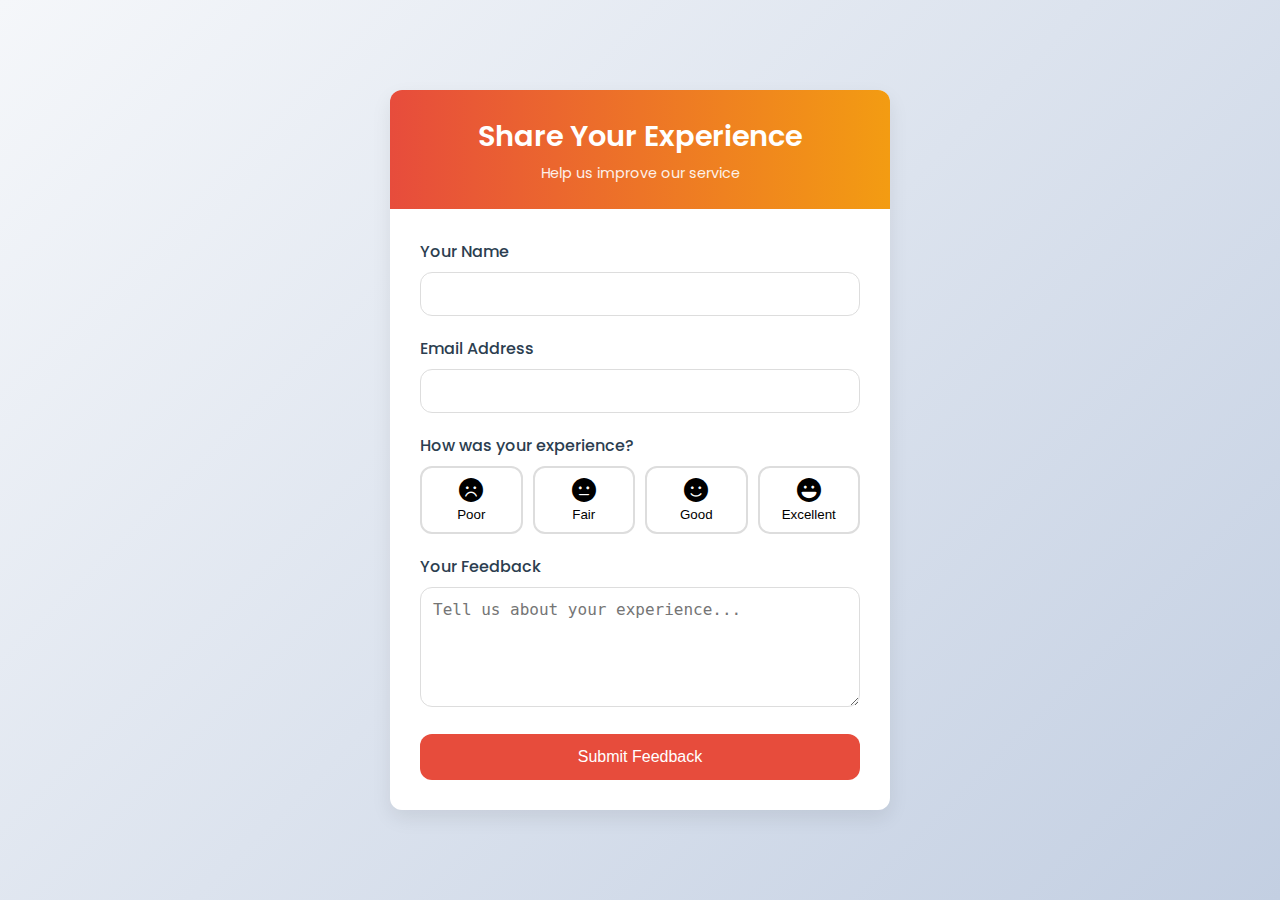
<file: feedback.html>
<!DOCTYPE html>
<html lang="en">
<head>
    <meta charset="UTF-8">
    <meta name="viewport" content="width=device-width, initial-scale=1.0">
    <title>Restaurant Feedback</title>
    <link href="https://fonts.googleapis.com/css2?family=Poppins:wght@300;400;500;600&display=swap" rel="stylesheet">
    <link rel="stylesheet" href="https://cdnjs.cloudflare.com/ajax/libs/font-awesome/6.0.0-beta3/css/all.min.css">
    <style>
        :root {
            --primary: #e74c3c;
            --primary-dark: #c0392b;
            --secondary: #f39c12;
            --success: #27ae60;
            --light: #f8f9fa;
            --dark: #2c3e50;
            --border-radius: 12px;
            --box-shadow: 0 8px 20px rgba(0, 0, 0, 0.08);
        }
        
        * {
            box-sizing: border-box;
            margin: 0;
            padding: 0;
        }
        
        body {
            font-family: 'Poppins', sans-serif;
            background: linear-gradient(135deg, #f5f7fa 0%, #c3cfe2 100%);
            display: flex;
            justify-content: center;
            align-items: center;
            min-height: 100vh;
            padding: 20px;
        }
        
        .feedback-container {
            width: 100%;
            max-width: 500px;
            background: white;
            border-radius: var(--border-radius);
            box-shadow: var(--box-shadow);
            overflow: hidden;
            position: relative;
        }
        
        .feedback-header {
            background: linear-gradient(to right, var(--primary), var(--secondary));
            color: white;
            padding: 25px;
            text-align: center;
            position: relative;
        }
        
        .feedback-header h1 {
            font-size: 1.8rem;
            font-weight: 600;
            margin-bottom: 5px;
        }
        
        .feedback-header p {
            font-size: 0.9rem;
            opacity: 0.9;
        }
        
        .feedback-body {
            padding: 30px;
        }
        
        .form-group {
            margin-bottom: 20px;
        }
        
        .form-group label {
            display: block;
            margin-bottom: 8px;
            font-weight: 500;
            color: var(--dark);
        }
        
        .form-control {
            width: 100%;
            padding: 12px;
            border: 1px solid #ddd;
            border-radius: var(--border-radius);
            font-size: 1rem;
            transition: border-color 0.3s ease;
        }
        
        .form-control:focus {
            outline: none;
            border-color: var(--primary);
        }
        
        textarea.form-control {
            min-height: 120px;
            resize: vertical;
        }
        
        .rating-group {
            display: flex;
            gap: 10px;
            margin-bottom: 20px;
        }
        
        .rating-btn {
            flex: 1;
            padding: 10px;
            border: 2px solid #ddd;
            border-radius: var(--border-radius);
            background: white;
            cursor: pointer;
            transition: all 0.3s ease;
            display: flex;
            flex-direction: column;
            align-items: center;
            gap: 5px;
        }
        
        .rating-btn:hover {
            border-color: var(--primary);
            color: var(--primary);
        }
        
        .rating-btn.active {
            background: var(--primary);
            color: white;
            border-color: var(--primary);
        }
        
        .rating-btn i {
            font-size: 1.5rem;
        }
        
        .submit-btn {
            width: 100%;
            padding: 14px;
            background: var(--primary);
            color: white;
            border: none;
            border-radius: var(--border-radius);
            font-size: 1rem;
            font-weight: 500;
            cursor: pointer;
            transition: all 0.3s ease;
        }
        
        .submit-btn:hover {
            background: var(--primary-dark);
            transform: translateY(-2px);
        }
        
        .thank-you-message {
            display: none;
            text-align: center;
            padding: 30px;
        }
        
        .thank-you-message i {
            font-size: 3rem;
            color: var(--success);
            margin-bottom: 20px;
        }
        
        .thank-you-message h2 {
            color: var(--success);
            margin-bottom: 10px;
        }
        
        @media (max-width: 480px) {
            .feedback-container {
                max-width: 100%;
            }
            
            .feedback-body {
                padding: 20px;
            }
        }
    </style>
</head>
<body>
    <div class="feedback-container">
        <div class="feedback-header">
            <h1>Share Your Experience</h1>
            <p>Help us improve our service</p>
        </div>
        
        <div class="feedback-body">
            <form id="feedback-form">
                <div class="form-group">
                    <label for="name">Your Name</label>
                    <input type="text" id="name" class="form-control" required>
                </div>
                
                <div class="form-group">
                    <label for="email">Email Address</label>
                    <input type="email" id="email" class="form-control" required>
                </div>
                
                <div class="form-group">
                    <label>How was your experience?</label>
                    <div class="rating-group">
                        <button type="button" class="rating-btn" data-rating="1">
                            <i class="fas fa-frown"></i>
                            <span>Poor</span>
                        </button>
                        <button type="button" class="rating-btn" data-rating="2">
                            <i class="fas fa-meh"></i>
                            <span>Fair</span>
                        </button>
                        <button type="button" class="rating-btn" data-rating="3">
                            <i class="fas fa-smile"></i>
                            <span>Good</span>
                        </button>
                        <button type="button" class="rating-btn" data-rating="4">
                            <i class="fas fa-laugh"></i>
                            <span>Excellent</span>
                        </button>
                    </div>
                </div>
                
                <div class="form-group">
                    <label for="feedback">Your Feedback</label>
                    <textarea id="feedback" class="form-control" placeholder="Tell us about your experience..." required></textarea>
                </div>
                
                <button type="submit" class="submit-btn">
                    Submit Feedback
                </button>
            </form>
            
            <div class="thank-you-message">
                <i class="fas fa-check-circle"></i>
                <h2>Thank You!</h2>
                <p>Your feedback has been submitted successfully.</p>
            </div>
        </div>
    </div>

    <script>
        document.addEventListener('DOMContentLoaded', function() {
            const form = document.getElementById('feedback-form');
            const ratingButtons = document.querySelectorAll('.rating-btn');
            const thankYouMessage = document.querySelector('.thank-you-message');
            
            let selectedRating = 0;
            
            ratingButtons.forEach(button => {
                button.addEventListener('click', function() {
                    ratingButtons.forEach(btn => btn.classList.remove('active'));
                    this.classList.add('active');
                    selectedRating = this.dataset.rating;
                });
            });
            
            form.addEventListener('submit', function(e) {
                e.preventDefault();
                
                // Here you would typically send the data to your server
                // For now, we'll just show the thank you message
                form.style.display = 'none';
                thankYouMessage.style.display = 'block';
                
                // Reset form after 3 seconds
                setTimeout(() => {
                    form.reset();
                    form.style.display = 'block';
                    thankYouMessage.style.display = 'none';
                    ratingButtons.forEach(btn => btn.classList.remove('active'));
                    selectedRating = 0;
                }, 3000);
            });
        });
    </script>
</body>
</html>
</file>
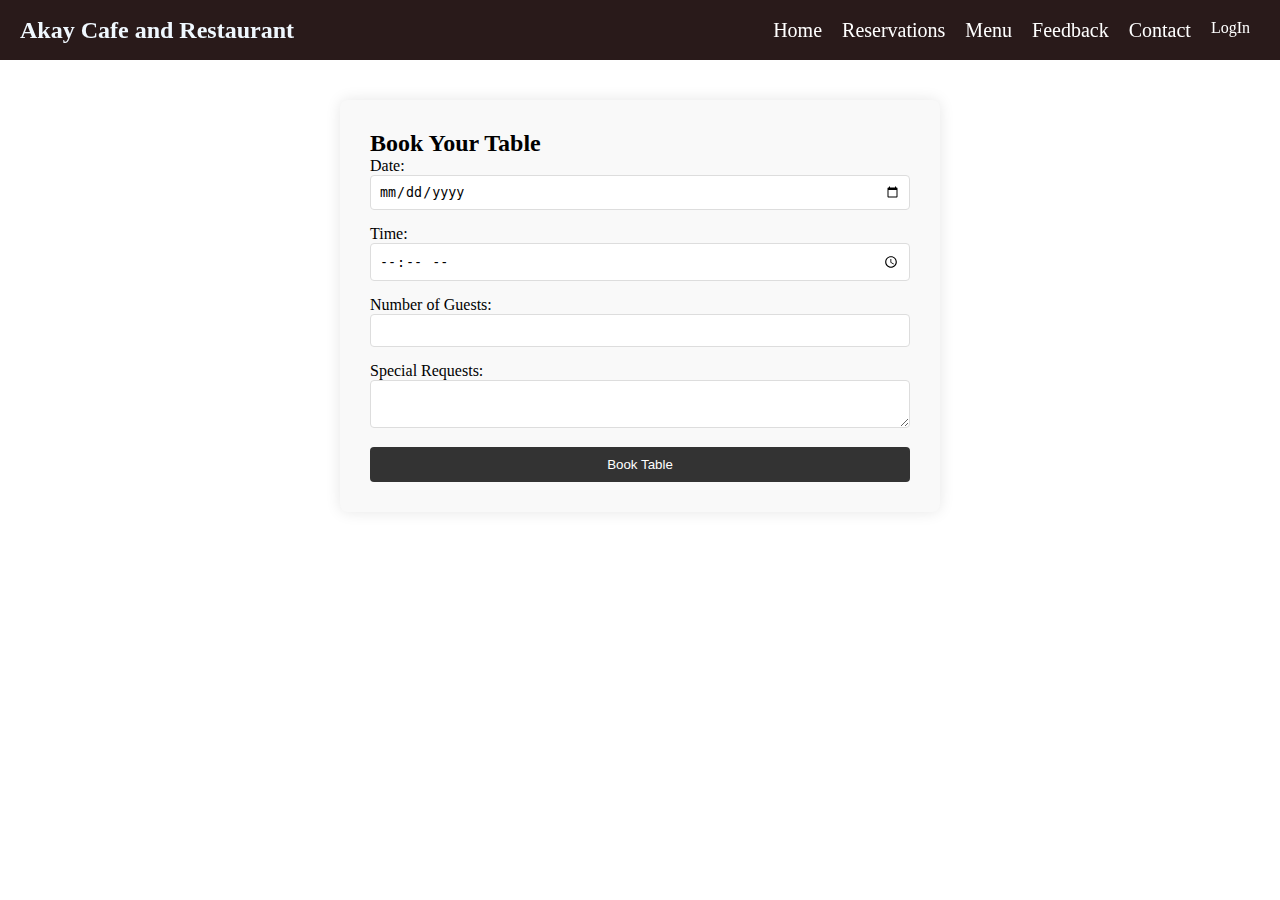
<file: reservation.html>
<!DOCTYPE html>
<html lang="en">
  <head>
    <meta charset="UTF-8" />
    <meta name="viewport" content="width=device-width, initial-scale=1.0" />
    <title>Book a Table - Akay Cafe and Restaurant</title>
    <style>
      /* Basic Reset */
      * {
        box-sizing: border-box;
        margin: 0;
        padding: 0;
      }

      body {
        padding-top: 40px; /* Match navbar height */
      }

      /* Header and Navigation Styles */
      header nav {
        width: 100%;
        background-color: rgba(19, 2, 2, 0.906);
        z-index: 20;
        height: 60px; /* Navbar height */
        position: fixed;
        top: 0;
        left: 0;
        display: flex;
        align-items: center;
        padding: 0 20px;
      }

      .logo-name {
        height: 30px; /* Logo height */
        line-height: 30px;
        color: aliceblue;
        text-decoration: none;
        font-size: 24px; /* Adjusted for better proportion */
      }

      .navigation-bar {
        margin-left: auto;
      }

      .navigation-bar ul {
        display: flex;
        list-style: none;
      }

      .navigation-bar ul li {
        margin: 0 10px;
      }

      .navigation-bar a {
        color: #fff;
        text-decoration: none;
        font-size: 16px;
      }

      /* Form Container */
      .reservation-form-container {
        max-width: 600px;
        margin: 60px auto;
        padding: 30px;
        background-color: #f9f9f9;
        border-radius: 8px;
        box-shadow: 0 0 15px rgba(0, 0, 0, 0.1);
      }

      /* Form Elements */
      .reservation-form-container input,
      .reservation-form-container textarea {
        width: 100%;
        padding: 8px;
        margin-bottom: 15px;
        border: 1px solid #ddd;
        border-radius: 4px;
      }

      .reservation-form-container button {
        width: 100%;
        padding: 10px;
        background-color: #333;
        color: white;
        border: none;
        border-radius: 4px;
        cursor: pointer;
      }

      .status-message {
        margin-top: 15px;
        padding: 10px;
        border-radius: 4px;
        display: none;
      }

      .status-message.success {
        background-color: #d4edda;
        color: #155724;
      }

      .status-message.error {
        background-color: #f8d7da;
        color: #721c24;
      }
    </style>
  </head>
  <body>
    <!-- Your header with navigation -->
    <header>
      <nav>
        <div class="logo">
          <h2 class="logo-name">Akay Cafe and Restaurant</h2>
        </div>
        <div class="navigation-bar">
          <ul>
            <li class="active">
              <a href="main.html" style="font-size: 20px"
                >Home<span class="underline"></span
              ></a>
            </li>
            <li>
              <a href="#" style="font-size: 20px"
                >Reservations<span class="underline"></span
              ></a>
            </li>
            <li>
              <a href="menu.html" style="font-size: 20px"
                >Menu<span class="underline"></span
              ></a>
            </li>
            <li>
              <a href="feedback.html" style="font-size: 20px"
                >Feedback<span class="underline"></span
              ></a>
            </li>
            <li>
              <a href="contact.html" style="font-size: 20px"
                >Contact<span class="underline"></span
              ></a>
            </li>

            <li id="login-link"><a href="login.html">LogIn</a></li>
            <li id="logout-link" style="display: none">
              <a href="#">Logout</a>
            </li>
          </ul>
        </div>
      </nav>
    </header>

    <!-- Your reservation form container -->
    <div class="reservation-form-container">
      <h2>Book Your Table</h2>
      <form id="reservationForm">
        <label for="date">Date:</label>
        <input type="date" id="date" name="date" required />

        <label for="time">Time:</label>
        <input type="time" id="time" name="time" required />

        <label for="guests">Number of Guests:</label>
        <input type="number" id="guests" name="guests" min="1" required />

        <label for="requests">Special Requests:</label>
        <textarea id="requests" name="requests"></textarea>

        <button type="submit">Book Table</button>
      </form>
      <div id="statusMessage" class="status-message"></div>
    </div>

    <!-- Your scripts -->
    <script src="maain.js"></script>
    <script>
      // Function to check if user is logged in
      function checkAuthStatus() {
        fetch("check_auth.php")
          .then((response) => response.json())
          .then((data) => {
            const loginLink = document.getElementById("login-link");
            const logoutLink = document.getElementById("logout-link");

            if (data.authenticated) {
              // User is logged in - show logout link, hide login link
              loginLink.style.display = "none";
              logoutLink.style.display = "block";
              // Add a greeting with the user's name
              if (data.user_name) {
                logoutLink.querySelector("a").innerHTML =
                  "Logout (" + data.user_name + ")";

                // User data will be sent from session
              }
            } else {
              // User is not logged in - show login link, hide logout link
              loginLink.style.display = "block";
              logoutLink.style.display = "none";
            }
          })
          .catch((error) => {
            console.error("Error checking authentication status:", error);
          });
      }

      // Ensure the tables are set up when the page loads
      function setupTables() {
        return fetch("admin/setup_tables.php")
          .then((response) => {
            if (!response.ok) {
              throw new Error(
                "Server returned " + response.status + " " + response.statusText
              );
            }
            return response.text(); // Get response as text first
          })
          .then((text) => {
            try {
              // Try to parse as JSON
              const data = JSON.parse(text);
              console.log("Tables setup:", data.message);
              return data;
            } catch (e) {
              // If parsing fails, log the actual response
              console.error("Failed to parse JSON response:", text);
              throw new Error("Invalid JSON response from server");
            }
          })
          .catch((error) => {
            console.error("Error setting up tables:", error);
            // Return a default response to continue execution
            return {
              status: "error",
              message: "Error setting up tables: " + error.message,
            };
          });
      }

      // Add event listener to logout link
      document.addEventListener("DOMContentLoaded", function () {
        checkAuthStatus();
        setupTables(); // Run the table setup when the page loads

        // Set today's date as the minimum date for the date input
        const today = new Date().toISOString().split("T")[0];
        document.getElementById("date").min = today;

        // Add event listener to logout link
        const logoutLink = document.getElementById("logout-link");
        if (logoutLink) {
          logoutLink.addEventListener("click", function (e) {
            e.preventDefault();
            window.location.href = "logout.php";
          });
        }
      });

      // Add specific JS for reservation form submission
      const reservationForm = document.getElementById("reservationForm");
      if (reservationForm) {
        reservationForm.addEventListener("submit", function (event) {
          event.preventDefault(); // Prevent default form submission

          // First check if user is logged in
          fetch("check_auth.php")
            .then((response) => response.json())
            .then((data) => {
              if (!data.authenticated) {
                alert(
                  "You must be logged in to make a reservation. Redirecting to login page..."
                );
                window.location.href = "login.html";
                return;
              }

              // Ensure tables are set up before submitting the reservation
              setupTables().then(() => {
                // If user is authenticated and tables are set up, proceed with form submission
                // User name and email will be handled in backend from session
                const formData = new FormData(reservationForm);
                const statusMessage = document.getElementById("statusMessage");

                // Use an absolute path to ensure the file is found
                fetch("book_table.php", {
                  method: "POST",
                  body: formData,
                })
                  .then((response) => {
                    console.log("Response status:", response.status);
                    console.log("Response headers:", response.headers);
                    return response.text().then((text) => {
                      console.log("Raw response:", text);
                      try {
                        return JSON.parse(text);
                      } catch (e) {
                        console.error("Error parsing JSON:", e);
                        throw new Error("Invalid JSON response");
                      }
                    });
                  })
                  .then((data) => {
                    statusMessage.style.display = "block"; // Show status message
                    statusMessage.textContent = data.message;
                    if (data.status === "success") {
                      statusMessage.className = "status-message success";
                      reservationForm.reset(); // Clear the form on success

                      // Set today's date as the minimum date for the date input again after form reset
                      const today = new Date().toISOString().split("T")[0];
                      document.getElementById("date").min = today;
                    } else {
                      statusMessage.className = "status-message error";
                    }
                  })
                  .catch((error) => {
                    console.error("Error submitting reservation:", error);
                    statusMessage.style.display = "block";
                    statusMessage.className = "status-message error";
                    statusMessage.textContent =
                      "An error occurred. Please try again later.";
                  });
              });
            })
            .catch((error) => {
              console.error("Error checking authentication:", error);
              const statusMessage = document.getElementById("statusMessage");
              statusMessage.style.display = "block";
              statusMessage.className = "status-message error";
              statusMessage.textContent =
                "Error checking authentication. Please try again.";
            });
        });
      }
    </script>
  </body>
</html>
</file>
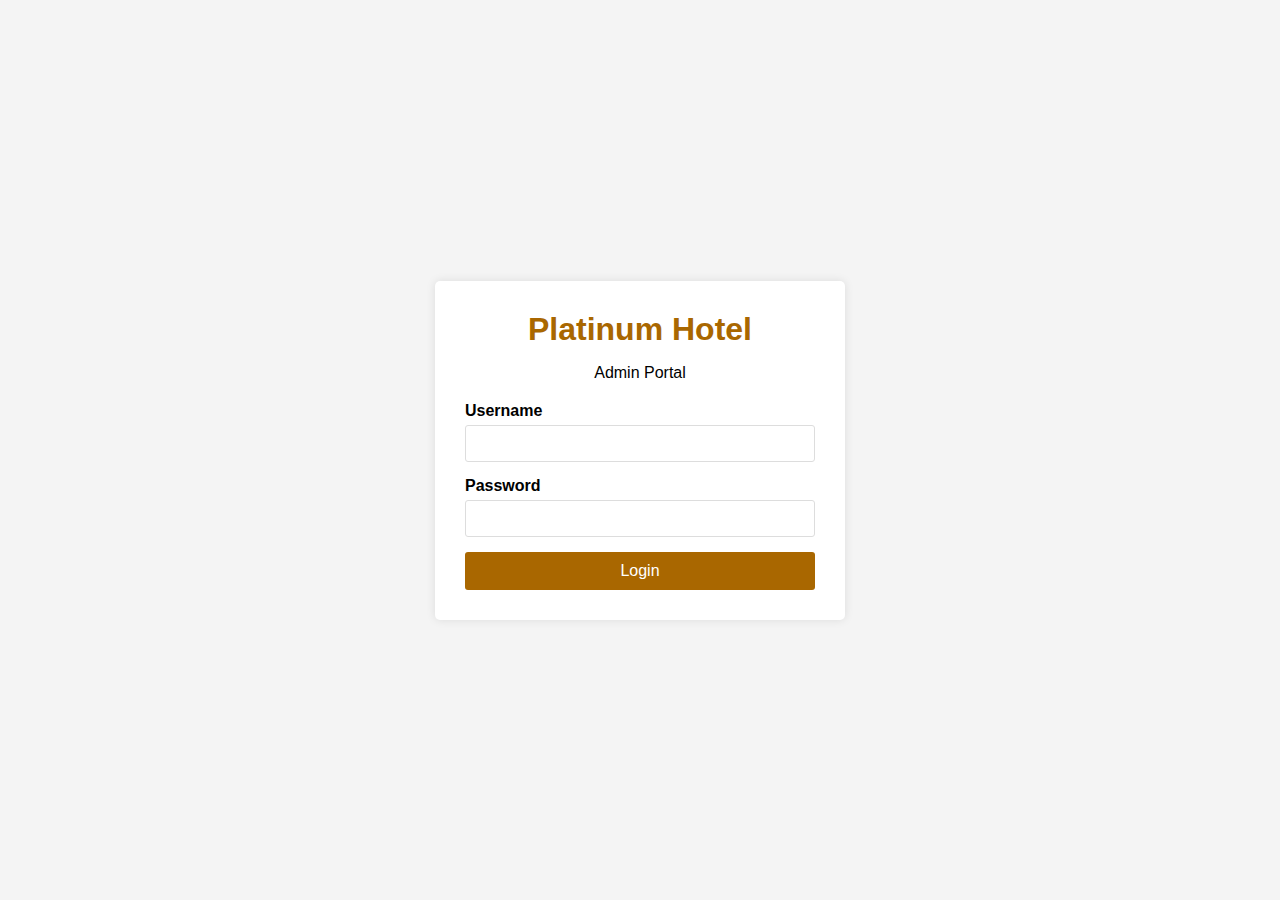
<file: admin/login.html>
<!DOCTYPE html>
<html lang="en">
<head>
    <meta charset="UTF-8">
    <meta name="viewport" content="width=device-width, initial-scale=1.0">
    <title>Admin Login - Platinum Hotel</title>
    <style>
        body {
            font-family: Arial, sans-serif;
            background-color: #f4f4f4;
            margin: 0;
            padding: 0;
            display: flex;
            justify-content: center;
            align-items: center;
            height: 100vh;
        }
        .login-container {
            background-color: #fff;
            border-radius: 5px;
            box-shadow: 0 0 10px rgba(0, 0, 0, 0.1);
            padding: 30px;
            width: 350px;
        }
        .login-container h2 {
            text-align: center;
            margin-bottom: 25px;
            color: #333;
        }
        .form-group {
            margin-bottom: 15px;
        }
        .form-group label {
            display: block;
            margin-bottom: 5px;
            font-weight: bold;
        }
        .form-group input {
            width: 100%;
            padding: 10px;
            border: 1px solid #ddd;
            border-radius: 3px;
            box-sizing: border-box;
        }
        .form-group input:focus {
            border-color: #a96700;
            outline: none;
        }
        button {
            background-color: #a96700;
            color: white;
            border: none;
            padding: 10px 15px;
            border-radius: 3px;
            width: 100%;
            cursor: pointer;
            font-size: 16px;
        }
        button:hover {
            background-color: #8a5300;
        }
        .error-message {
            color: #d9534f;
            margin-top: 15px;
            text-align: center;
            display: none;
        }
        .logo {
            text-align: center;
            margin-bottom: 20px;
        }
        .logo h1 {
            color: #a96700;
            margin: 0;
        }
    </style>
</head>
<body>
    <div class="login-container">
        <div class="logo">
            <h1>Platinum Hotel</h1>
            <p>Admin Portal</p>
        </div>
        <form id="adminLoginForm">
            <div class="form-group">
                <label for="username">Username</label>
                <input type="text" id="username" name="username" required>
            </div>
            <div class="form-group">
                <label for="password">Password</label>
                <input type="password" id="password" name="password" required>
            </div>
            <button type="submit">Login</button>
        </form>
        <div id="errorMessage" class="error-message"></div>
    </div>

    <script>
        document.getElementById('adminLoginForm').addEventListener('submit', function(event) {
            event.preventDefault();
            
            const username = document.getElementById('username').value;
            const password = document.getElementById('password').value;
            
            // Send login request to admin_login.php
            fetch('../admin/admin_login.php', {
                method: 'POST',
                headers: {
                    'Content-Type': 'application/x-www-form-urlencoded',
                },
                body: 'username=' + encodeURIComponent(username) + '&password=' + encodeURIComponent(password)
            })
            .then(response => response.json())
            .then(data => {
                if (data.status === 'success') {
                    // Redirect to admin dashboard
                    window.location.href = 'dashboard.php';
                } else {
                    // Show error message
                    const errorMessage = document.getElementById('errorMessage');
                    errorMessage.textContent = data.message;
                    errorMessage.style.display = 'block';
                }
            })
            .catch(error => {
                console.error('Error:', error);
                const errorMessage = document.getElementById('errorMessage');
                errorMessage.textContent = 'An error occurred. Please try again.';
                errorMessage.style.display = 'block';
            });
        });
    </script>
</body>
</html>
</file>
